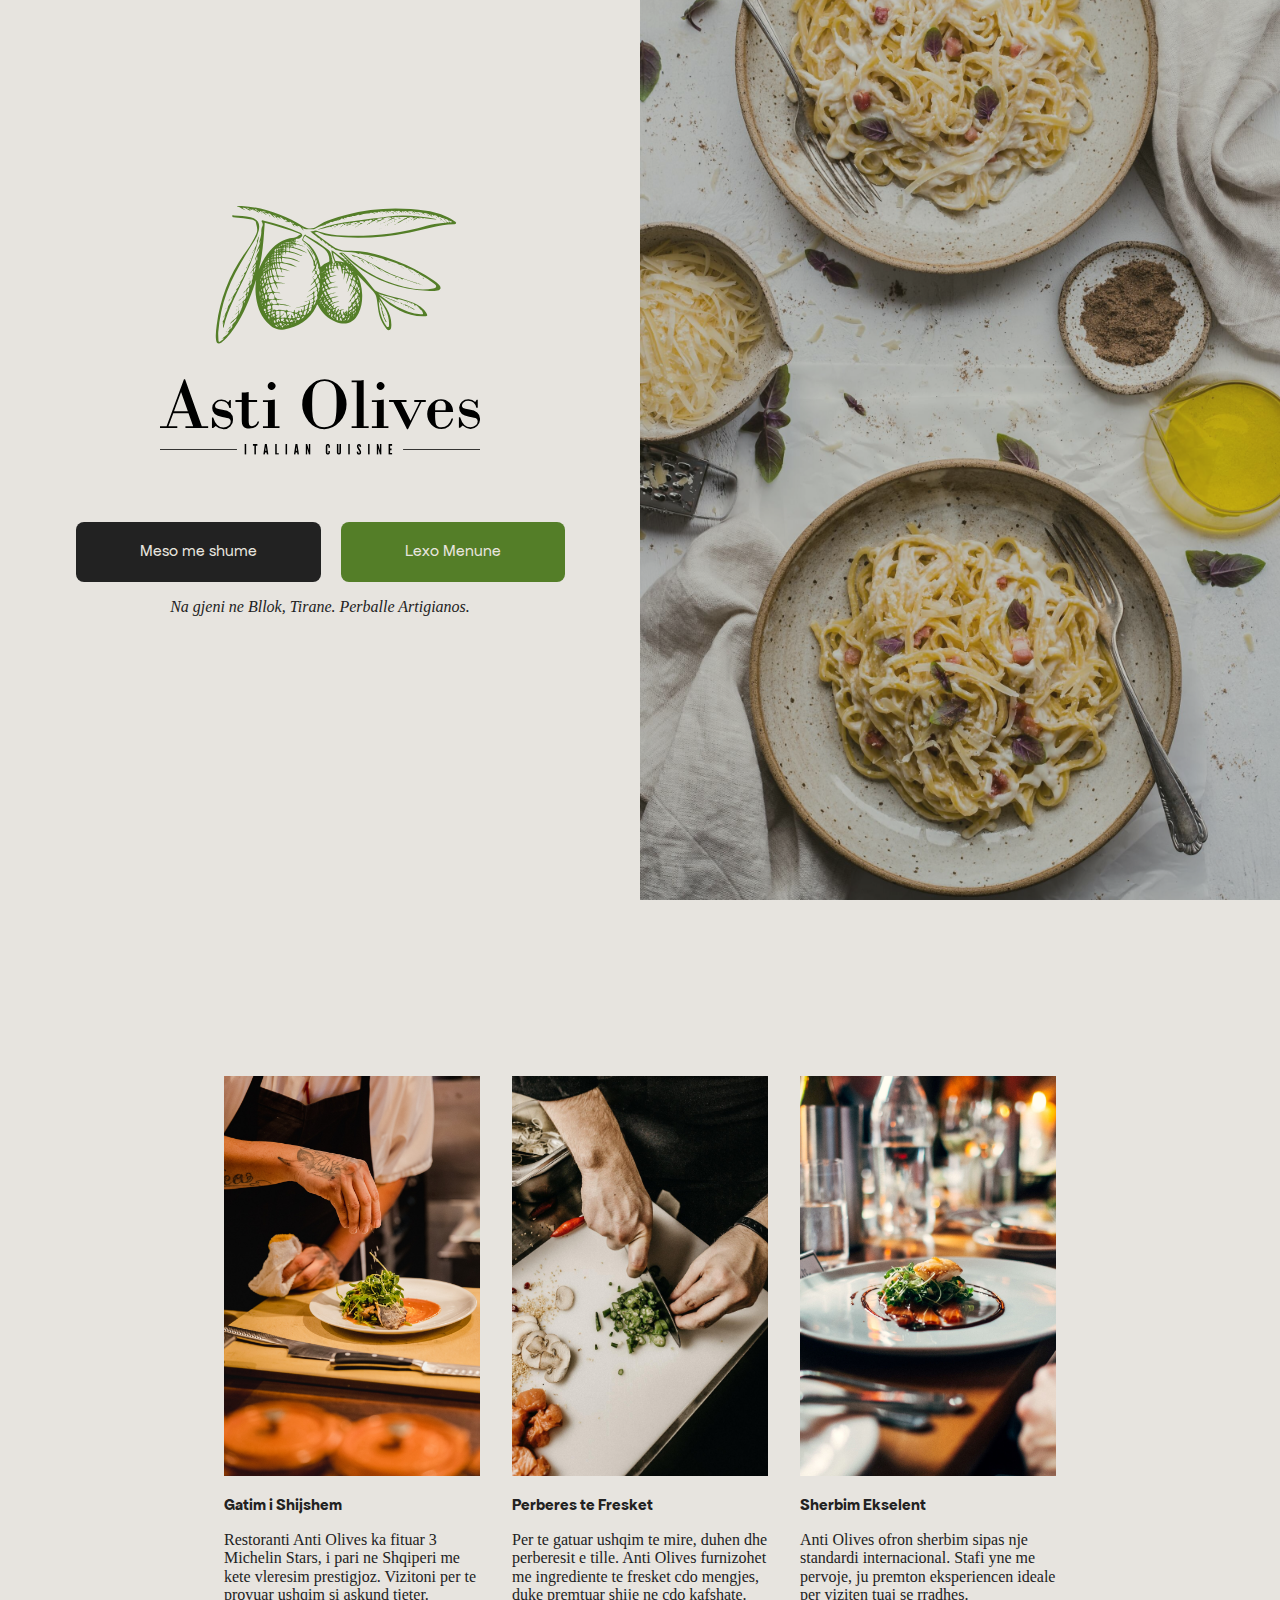
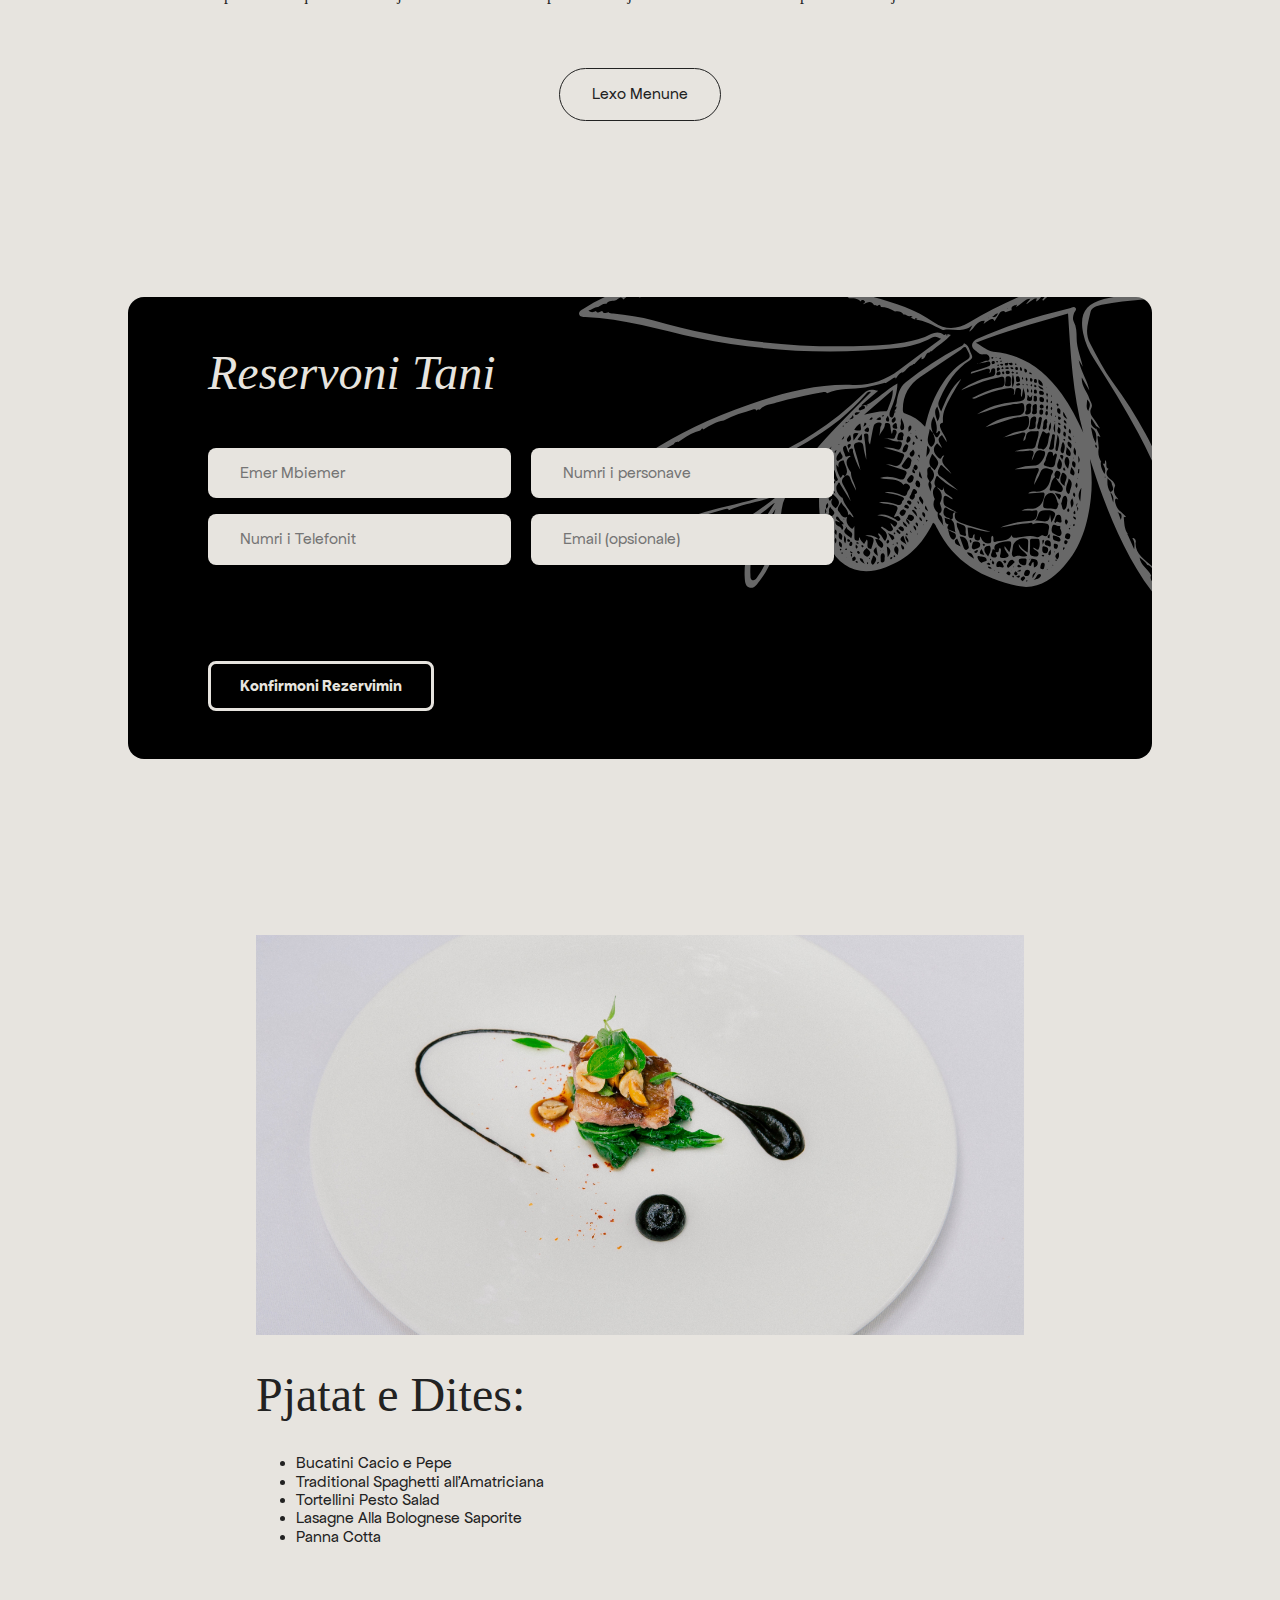
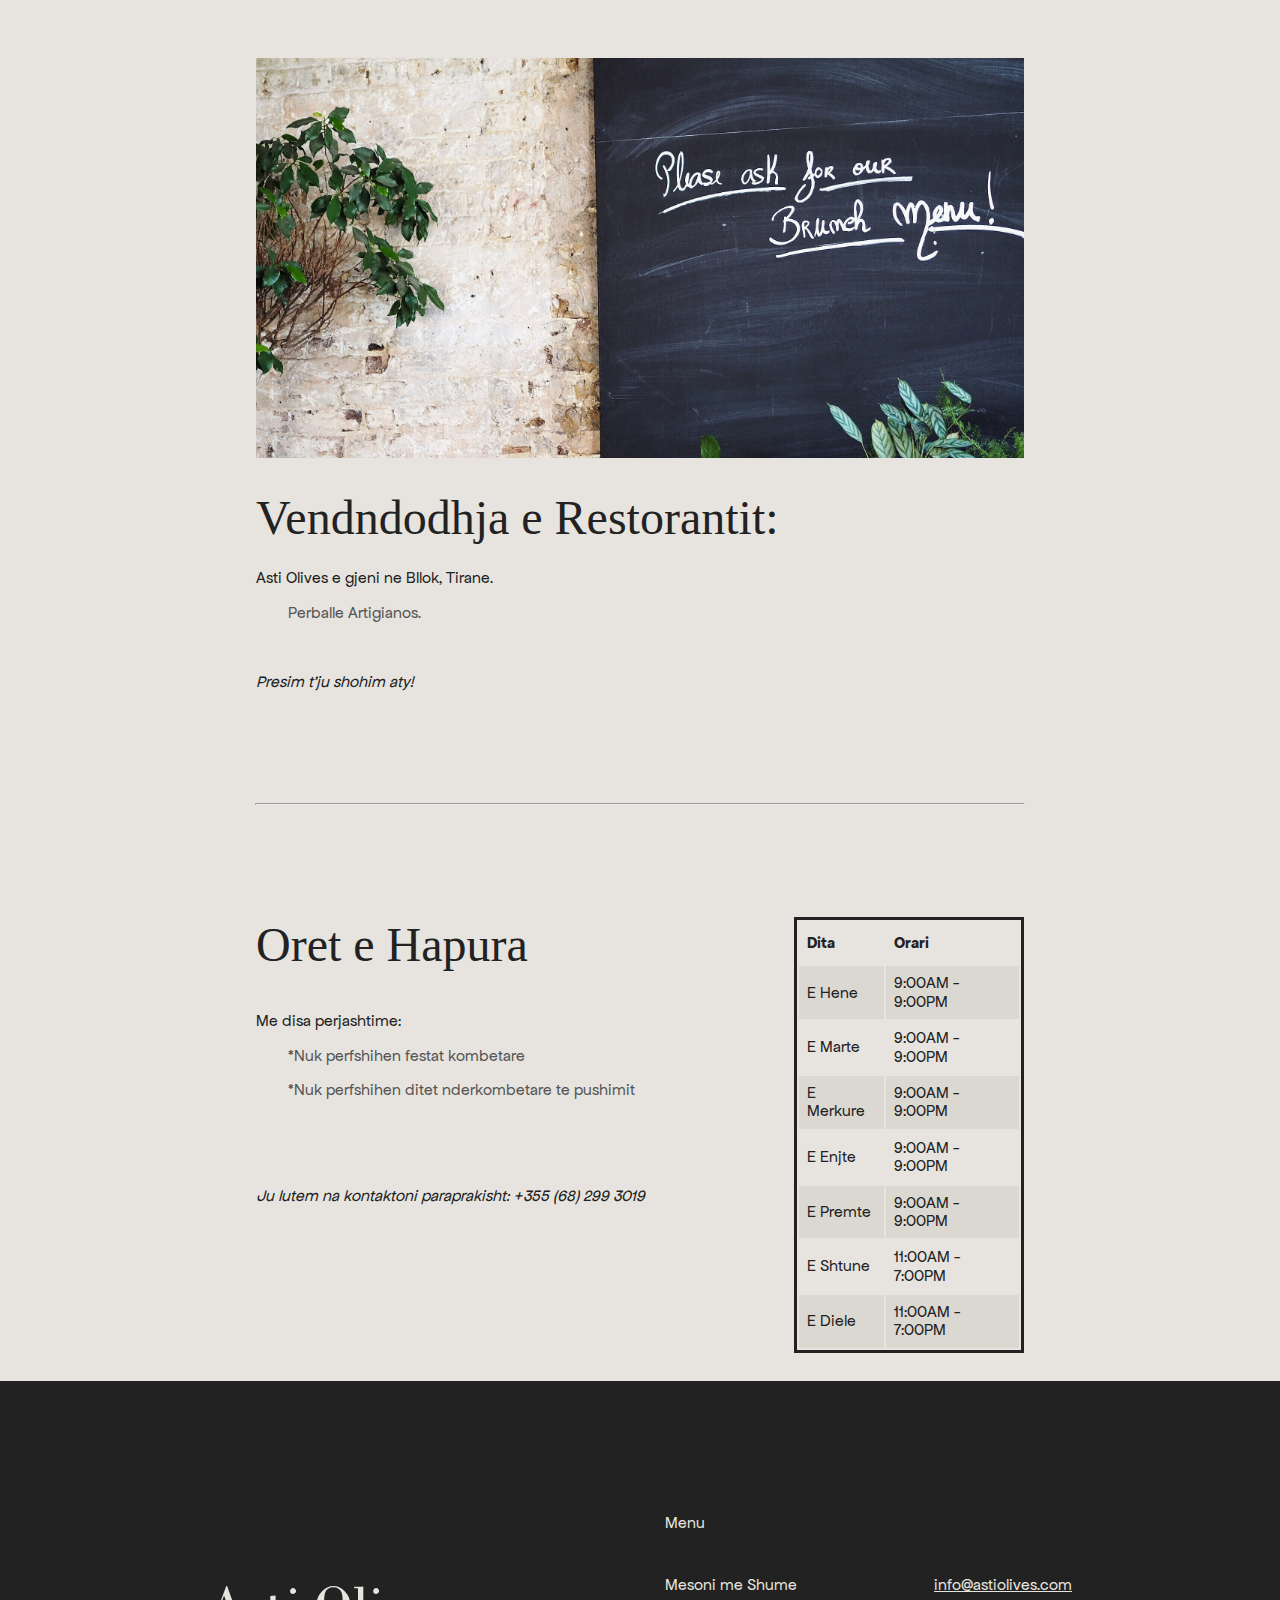
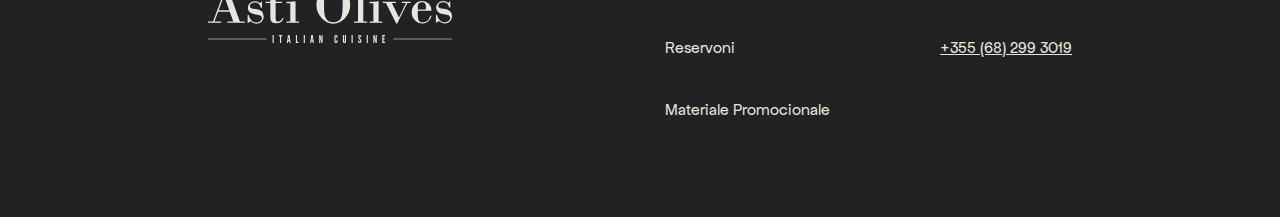
<file: index.html>
<!DOCTYPE html>
<html lang="en">
  <head>
    <meta charset="UTF-8" />
    <meta http-equiv="X-UA-Compatible" content="IE=edge" />
    <meta name="viewport" content="width=device-width, initial-scale=1.0" />
    <title>Asti Olives - Italian Cuisine</title>
    <link rel="stylesheet" href="styles/style.css" />
    <link rel="stylesheet" href="styles/normalize.css" />
    <link
      rel="apple-touch-icon"
      sizes="180x180"
      href="icons/favicon/apple-touch-icon.png"
    />
    <link
      rel="icon"
      type="image/png"
      sizes="32x32"
      href="icons/favicon/favicon-32x32.png"
    />
    <link
      rel="icon"
      type="image/png"
      sizes="16x16"
      href="icons/favicon/favicon-16x16.png"
    />
    <link rel="manifest" href="icons/favicon/site.webmanifest" />
    <link
      rel="mask-icon"
      href="icons/favicon/safari-pinned-tab.svg"
      color="#5bbad5"
    />
    <link rel="shortcut icon" href="icons/favicon/favicon.ico" />
    <meta name="msapplication-TileColor" content="#e7e4df" />
    <meta
      name="msapplication-config"
      content="icons/favicon/browserconfig.xml"
    />
    <meta name="theme-color" content="#ffffff" />
    <script src="index.js"></script>
  </head>

  <body>
    <div id="grid">
      <div class="items">
        <a href="#">
          <img
            class="logo no_select"
            src="icons/logo_black.svg"
            alt="Asti Olives"
          />
        </a>
        <div>
          <button class="buttons" onclick=" window.open('404.html')">
            <p class="link">Meso me shume</p>
          </button>
          <button
            id="buttons_green"
            class="buttons"
            onclick=" window.open('menu.html')"
          >
            <p class="links bold">Lexo Menune</p>
          </button>
          <p id="subtext" class="serif italic align_center">
            Na gjeni ne Bllok, Tirane. Perballe Artigianos.
          </p>
        </div>
      </div>
      <img
        id="height100"
        class="fit right_column"
        src="images/hero.jpg"
        alt="Pasta italiane"
      />
      <div class="box white right_column"></div>
    </div>
    <article class="main flex_center">
      <section class="showcase">
        <img
          class="showcase_images fit"
          src="images/chef.jpg"
          alt="Ushqim nga nje chef"
        />
        <p class="bold">Gatim i Shijshem</p>
        <p class="serif">
          Restoranti Anti Olives ka fituar 3 Michelin Stars, i pari ne Shqiperi
          me kete vleresim prestigjoz. Vizitoni per te provuar ushqim si askund
          tjeter.
        </p>
      </section>
      <section class="showcase">
        <img class="showcase_images fit" src="images/chef2.jpg" alt="" />
        <p class="bold">Perberes te Fresket</p>
        <p class="serif">
          Per te gatuar ushqim te mire, duhen dhe perberesit e tille. Anti
          Olives furnizohet me ingrediente te fresket cdo mengjes, duke premtuar
          shije ne cdo kafshate.
        </p>
      </section>
      <section class="showcase">
        <img class="showcase_images fit" src="images/service.jpg" alt="" />
        <p class="bold">Sherbim Ekselent</p>
        <p class="serif">
          Anti Olives ofron sherbim sipas nje standardi internacional. Stafi yne
          me pervoje, ju premton eksperiencen ideale per viziten tuaj se
          rradhes.
        </p>
      </section>
      <button class="lexomenu set_to_center" onclick="window.open('menu.html')">
        <p class="align_center">Lexo Menune</p>
      </button>
    </article>
    <div class="main reservation">
      <h2 id="reservation" class="serif italic">Reservoni Tani</h2>
      <form
        action=""
        name="Form"
        onsubmit="return validateForm(); formSuccess()"
      >
        <section>
          <input
            type="text"
            name="emri"
            class="info mainLoginInput"
            minlength="4"
            maxlength="32"
            placeholder="Emer Mbiemer"
          />
          <input
            type="number"
            required
            class="info mainLoginInput"
            minlength="0"
            maxlength="2"
            placeholder="Numri i personave"
          />
        </section>
        <input
          type="tel"
          required
          class="info mainLoginInput"
          minlength="4"
          maxlength="15"
          placeholder="Numri i Telefonit"
        />
        <input
          type="email"
          class="info mainLoginInput"
          minlength="4"
          maxlength="255"
          placeholder="Email (opsionale)"
        />
        <input
          id="submit"
          class="info mainsubmit"
          type="submit"
          value="Konfirmoni Rezervimin"
        />
      </form>
    </div>
    <div class="main_no_top">
      <div class="flex flex_center">
        <img
          id="pjata_e_dites"
          class="fit"
          src="images/chef3.jpg"
          alt="Ushqim"
        />
      </div>
      <div class="smaller_vw">
        <h2 class="serif daily_plates">Pjatat e Dites:</h2>
        <ul class="small_top_margin">
          <li>Bucatini Cacio e Pepe</li>
          <li>Traditional Spaghetti all'Amatriciana</li>
          <li>Tortellini Pesto Salad</li>
          <li>Lasagne Alla Bolognese Saporite</li>
          <li>Panna Cotta</li>
        </ul>
      </div>
      <div class="big_top_margin flex flex_center">
        <img
          class="fit pjate_e_dites"
          src="images/directions.jpg"
          alt="Drejtime"
        />
      </div>
      <div class="smaller_vw small_top_margin">
        <h2 class="serif">Vendndodhja e Restorantit:</h2>
        <p>Asti Olives e gjeni ne Bllok, Tirane.</p>
        <dl>Perballe Artigianos.</dl>
        <br />
        <p class="italic">Presim t'ju shohim aty!</p>
      </div>
      <hr class="big_top_margin smaller_vw clear_float line" />
      <div class="smaller_vw big_top_margin">
        <div class="clear_float flex_column"></div>
        <div class="align_top">
          <table id="orari">
            <tr>
              <th>Dita</th>
              <th>Orari</th>
            </tr>
            <tr>
              <td>E Hene</td>
              <td>9:00AM - 9:00PM</td>
            </tr>
            <tr>
              <td>E Marte</td>
              <td>9:00AM - 9:00PM</td>
            </tr>
            <tr>
              <td>E Merkure</td>
              <td>9:00AM - 9:00PM</td>
            </tr>
            <tr>
              <td>E Enjte</td>
              <td>9:00AM - 9:00PM</td>
            </tr>
            <tr>
              <td>E Premte</td>
              <td>9:00AM - 9:00PM</td>
            </tr>
            <tr>
              <td>E Shtune</td>
              <td>11:00AM - 7:00PM</td>
            </tr>
            <tr>
              <td>E Diele</td>
              <td>11:00AM - 7:00PM</td>
            </tr>
          </table>
        </div>
        <h2 id="oret_e_hapura" class="serif inline_block">Oret e Hapura</h2>
        <p>Me disa perjashtime:</p>
        <dl>*Nuk perfshihen festat kombetare</dl>
        <dl>*Nuk perfshihen ditet nderkombetare te pushimit</dl>
        <br />
        <br />
        <br />
        <p class="italic">
          Ju lutem na kontaktoni paraprakisht: +355 (68) 299 3019
        </p>
        <!-- <hr class="clear_float line" /> -->
      </div>
    </div>
    <div class="footer_surround">
      <div class="main max_top_margin footer clear_float">
        <a href="#" id="logo_footer"
          ><img src="icons/type_white.svg" alt="Logo"
        /></a>
        <a href="menu.html" class="footer_text left_align text_decoration_off"
          >Menu</a
        >
        <a href="404.html" class="footer_text left_align text_decoration_off"
          >Mesoni me Shume</a
        >
        <a
          href="index.html#reservation"
          class="footer_text left_align text_decoration_off"
          >Reservoni</a
        >
        <a
          href="presentation/presentation.pdf"
          class="footer_text left_align text_decoration_off"
          >Materiale Promocionale</a
        >
        <a
          href="mailto:info@astiolives.com"
          class="footer_text right_align text-decoration"
          >info@astiolives.com</a
        >
        <a
          href="tel:+355 (68) 299 3019"
          class="footer_text right_align1 text-decoration"
          >+355 (68) 299 3019</a
        >
      </div>
    </div>
  </body>
</html>
</file>
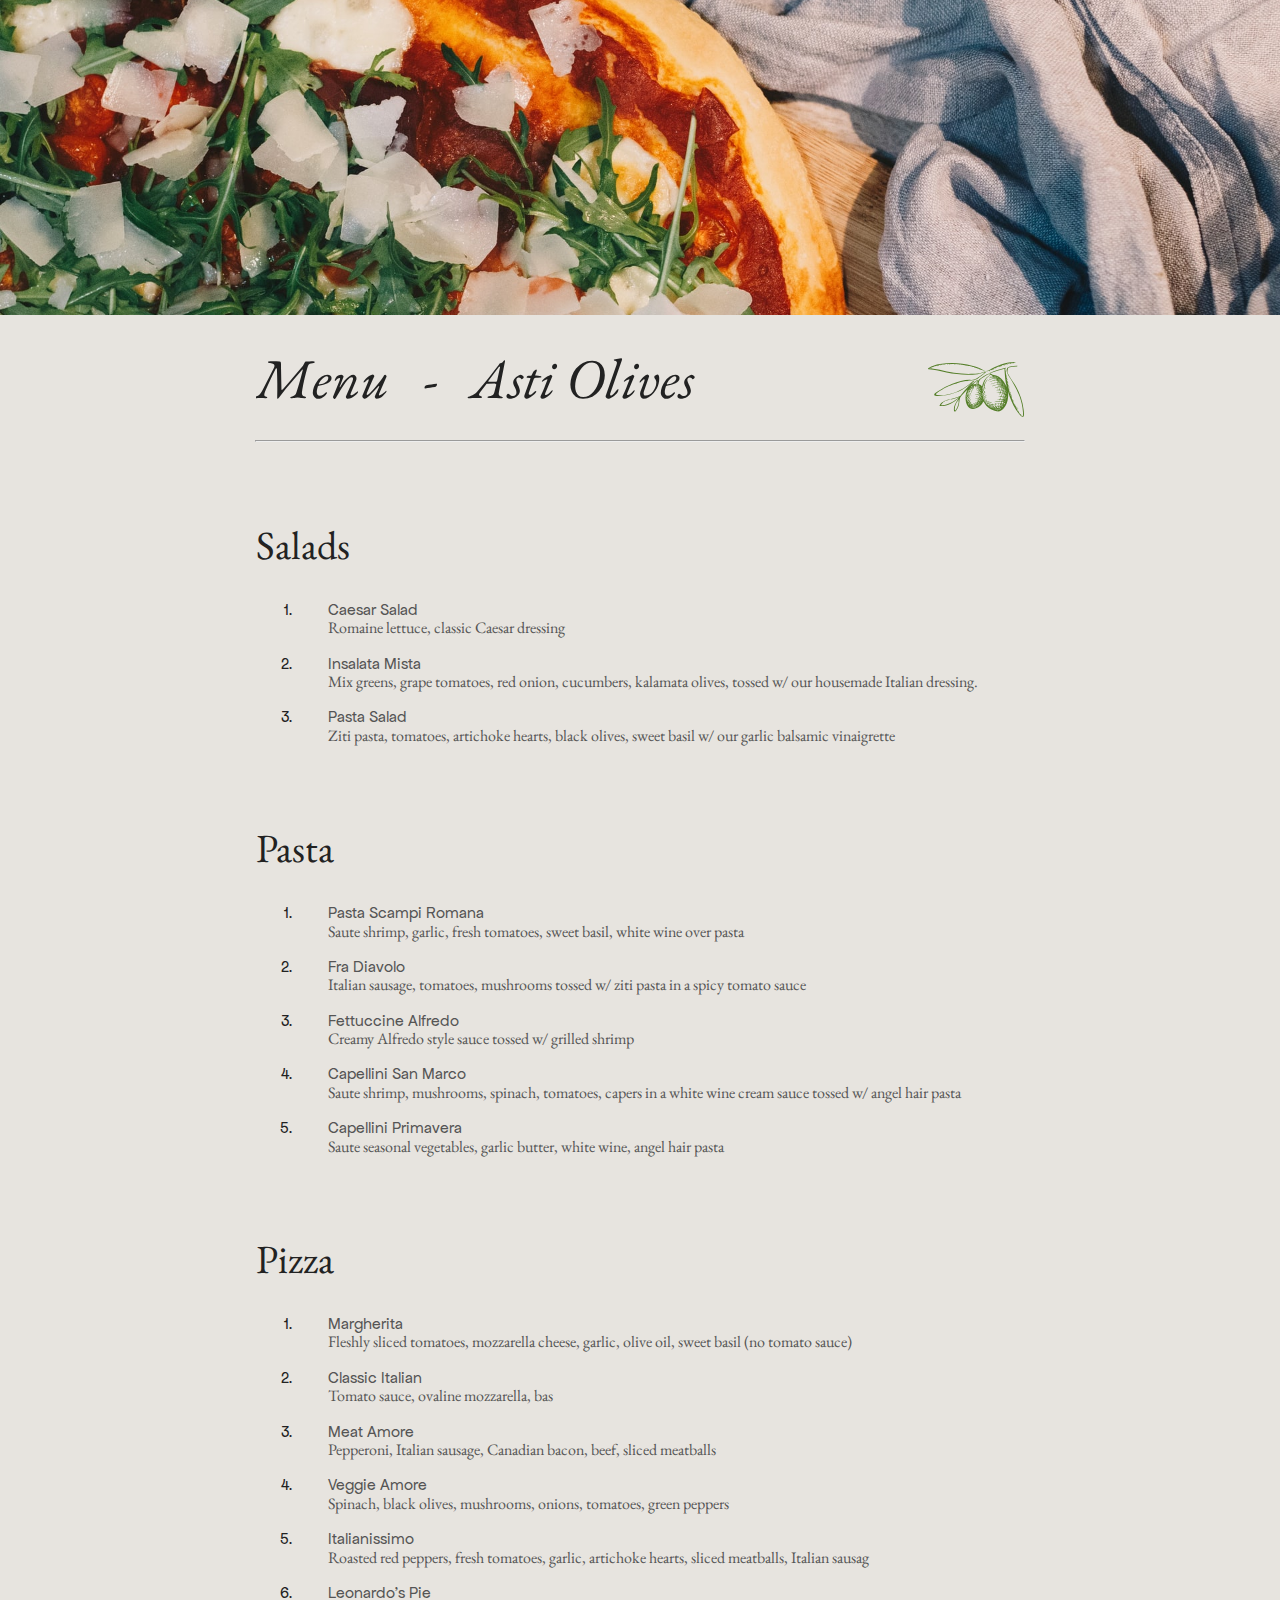
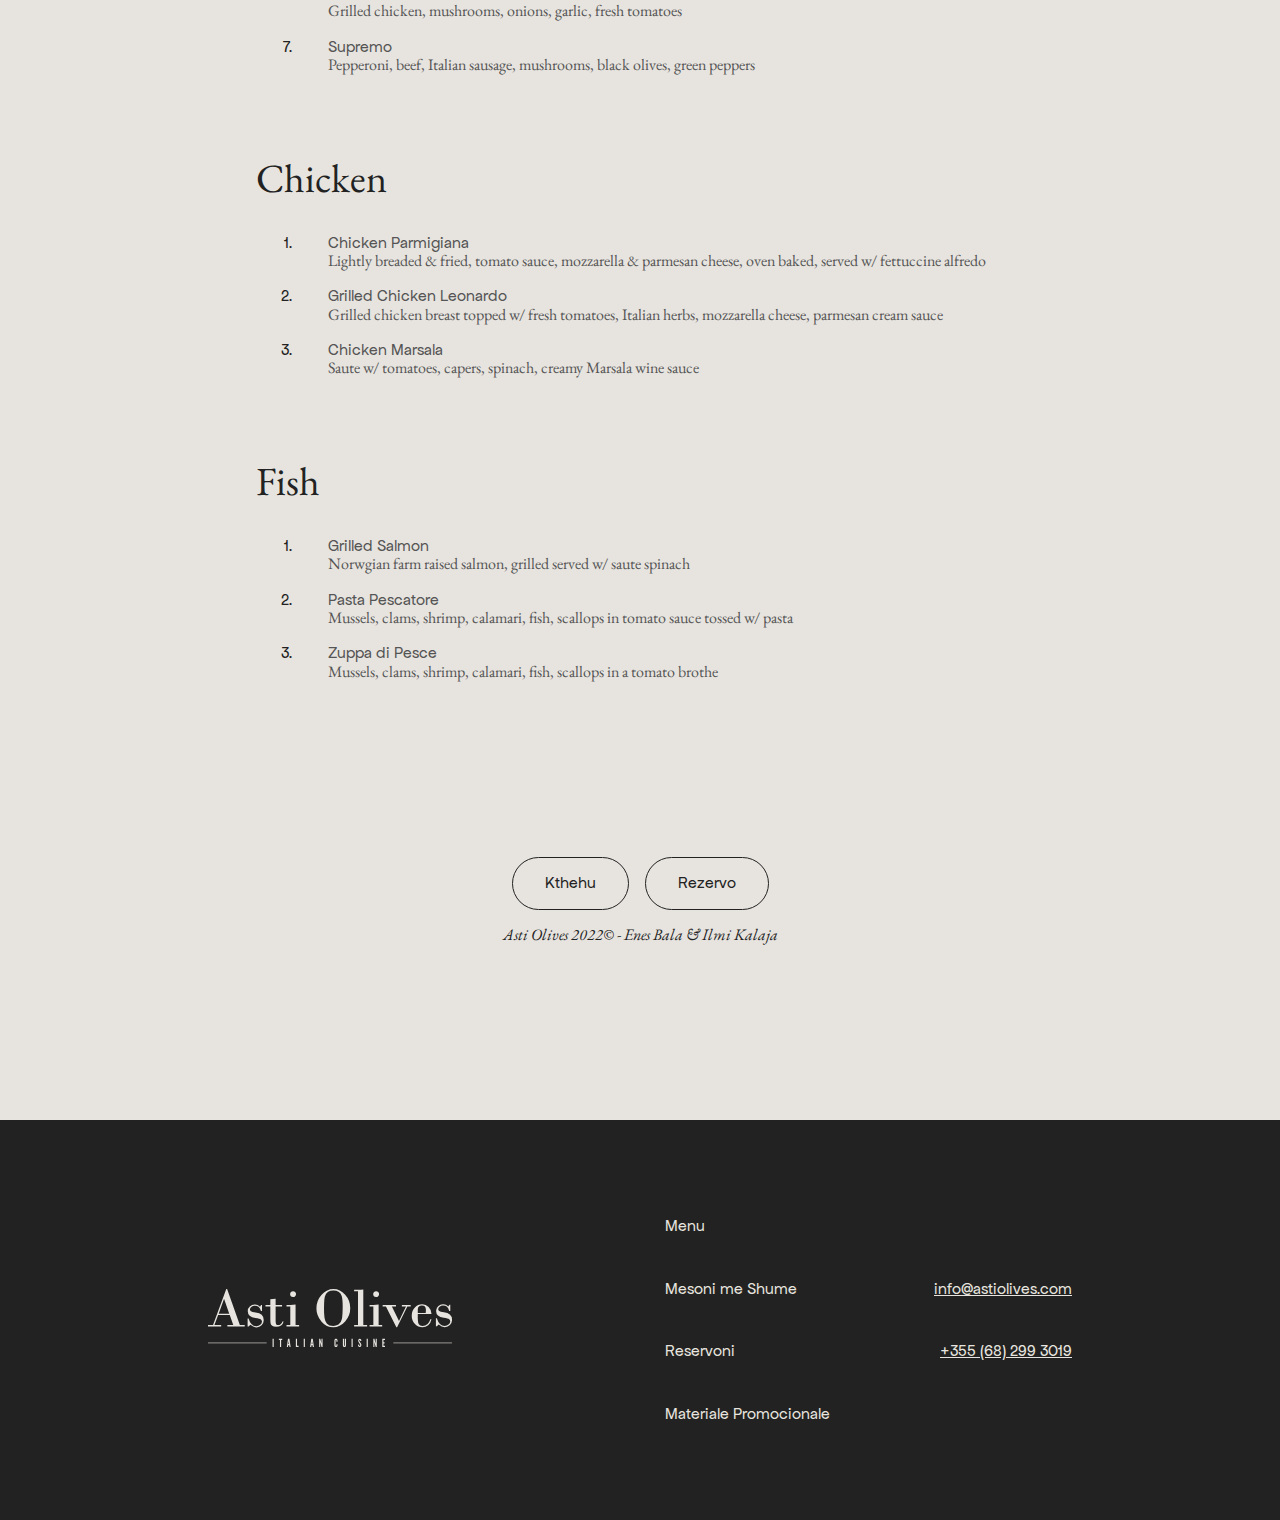
<file: menu.html>
<!DOCTYPE html>
<html lang="en">
  <head>
    <meta charset="UTF-8" />
    <meta http-equiv="X-UA-Compatible" content="IE=edge" />
    <meta name="viewport" content="width=device-width, initial-scale=1.0" />
    <title>Menu - Asti Olives</title>
    <link rel="preconnect" href="https://fonts.googleapis.com" />
    <link rel="preconnect" href="https://fonts.gstatic.com" crossorigin />
    <link
      href="https://fonts.googleapis.com/css2?family=EB+Garamond:ital,wght@0,400;0,600;1,400;1,600&display=swap"
      rel="stylesheet"
    />

    <link rel="stylesheet" href="styles/normalize.css" />
    <link rel="stylesheet" href="styles/style.css" />
    <link
      rel="apple-touch-icon"
      sizes="180x180"
      href="icons/favicon/apple-touch-icon.png"
    />
    <link
      rel="icon"
      type="image/png"
      sizes="32x32"
      href="icons/favicon/favicon-32x32.png"
    />
    <link
      rel="icon"
      type="image/png"
      sizes="16x16"
      href="icons/favicon/favicon-16x16.png"
    />
    <link rel="manifest" href="icons/favicon/site.webmanifest" />
    <link
      rel="mask-icon"
      href="icons/favicon/safari-pinned-tab.svg"
      color="#5bbad5"
    />
    <link rel="shortcut icon" href="icons/favicon/favicon.ico"/>
    <meta name="msapplication-TileColor" content="#e7e4df" />
    <meta
      name="msapplication-config"
      content="icons/favicon/browserconfig.xml"
    />
    <meta name="theme-color" content="#ffffff" />
    <script src="index.js"></script>
  </head>
  <body>
    <img src="images/pizza.jpg" alt="Head Image" class="fit fit_with_height" />

    <div id="heading_menu" class="smaller_vw">
      <h1 class="serif italic cover">
        Menu &nbsp;&nbsp;- &nbsp;&nbsp;Asti Olives
      </h1>
      <div class="menu_logo float_right">
        <a href="index.html"
          ><img src="icons/olive_green.svg" alt="Asti Olives Logo"
        /></a>
      </div>
    </div>
    <hr class="no_top_margin smaller_vw clear_float line" />
    <div class="medium_top_margin smaller_vw">
      <h4 class="serif">Salads</h4>
      <div class="small_top_margin menu_items">
        <ol class="menu_list">
          <li>
            <dl>
              <dt class="menu_description">Caesar Salad</dt>
              <dd class="menu_description serif">
                Romaine lettuce, classic Caesar dressing
              </dd>
            </dl>
          </li>
          <li>
            <dl>
              <dt class="menu_description">Insalata Mista</dt>
              <dd class="menu_description serif">
                Mix greens, grape tomatoes, red onion, cucumbers, kalamata
                olives, tossed w/ our housemade Italian dressing.
              </dd>
            </dl>
          </li>
          <li>
            <dl>
              <dt class="menu_description">Pasta Salad</dt>
              <dd class="menu_description serif">
                Ziti pasta, tomatoes, artichoke hearts, black olives, sweet
                basil w/ our garlic balsamic vinaigrette
              </dd>
            </dl>
          </li>
        </ol>
      </div>
    </div>
    <div class="medium_top_margin smaller_vw">
      <h4 class="serif">Pasta</h4>
      <div class="small_top_margin menu_items">
        <ol class="menu_list">
          <li>
            <dl>
              <dt class="menu_description">Pasta Scampi Romana</dt>
              <dd class="menu_description serif">
                Saute shrimp, garlic, fresh tomatoes, sweet basil, white wine
                over pasta
              </dd>
            </dl>
          </li>
          <li>
            <dl>
              <dt class="menu_description">Fra Diavolo</dt>
              <dd class="menu_description serif">
                Italian sausage, tomatoes, mushrooms tossed w/ ziti pasta in a
                spicy tomato sauce
              </dd>
            </dl>
          </li>
          <li>
            <dl>
              <dt class="menu_description">Fettuccine Alfredo</dt>
              <dd class="menu_description serif">
                Creamy Alfredo style sauce tossed w/ grilled shrimp
              </dd>
            </dl>
          </li>
          <li>
            <dl>
              <dt class="menu_description">Capellini San Marco</dt>
              <dd class="menu_description serif">
                Saute shrimp, mushrooms, spinach, tomatoes, capers in a white
                wine cream sauce tossed w/ angel hair pasta
              </dd>
            </dl>
          </li>
          <li>
            <dl>
              <dt class="menu_description">Capellini Primavera</dt>
              <dd class="menu_description serif">
                Saute seasonal vegetables, garlic butter, white wine, angel hair
                pasta
              </dd>
            </dl>
          </li>
        </ol>
      </div>
    </div>
    <div class="medium_top_margin smaller_vw">
      <h4 class="serif">Pizza</h4>
      <div class="small_top_margin menu_items">
        <ol class="menu_list">
          <li>
            <dl>
              <dt class="menu_description">Margherita</dt>
              <dd class="menu_description serif">
                Fleshly sliced tomatoes, mozzarella cheese, garlic, olive oil,
                sweet basil (no tomato sauce)
              </dd>
            </dl>
          </li>
          <li>
            <dl>
              <dt class="menu_description">Classic Italian</dt>
              <dd class="menu_description serif">
                Tomato sauce, ovaline mozzarella, bas
              </dd>
            </dl>
          </li>
          <li>
            <dl>
              <dt class="menu_description">Meat Amore</dt>
              <dd class="menu_description serif">
                Pepperoni, Italian sausage, Canadian bacon, beef, sliced
                meatballs
              </dd>
            </dl>
          </li>
          <li>
            <dl>
              <dt class="menu_description">Veggie Amore</dt>
              <dd class="menu_description serif">
                Spinach, black olives, mushrooms, onions, tomatoes, green
                peppers
              </dd>
            </dl>
          </li>
          <li>
            <dl>
              <dt class="menu_description">Italianissimo</dt>
              <dd class="menu_description serif">
                Roasted red peppers, fresh tomatoes, garlic, artichoke hearts,
                sliced meatballs, Italian sausag
              </dd>
            </dl>
          </li>
          <li>
            <dl>
              <dt class="menu_description">Leonardo's Pie</dt>
              <dd class="menu_description serif">
                Grilled chicken, mushrooms, onions, garlic, fresh tomatoes
              </dd>
            </dl>
          </li>
          <li>
            <dl>
              <dt class="menu_description">Supremo</dt>
              <dd class="menu_description serif">
                Pepperoni, beef, Italian sausage, mushrooms, black olives, green
                peppers
              </dd>
            </dl>
          </li>
        </ol>
      </div>
    </div>
    <div class="medium_top_margin smaller_vw">
      <h4 class="serif">Chicken</h4>
      <div class="small_top_margin menu_items">
        <ol class="menu_list">
          <li>
            <dl>
              <dt class="menu_description">Chicken Parmigiana</dt>
              <dd class="menu_description serif">
                Lightly breaded & fried, tomato sauce, mozzarella & parmesan
                cheese, oven baked, served w/ fettuccine alfredo
              </dd>
            </dl>
          </li>
          <li>
            <dl>
              <dt class="menu_description">Grilled Chicken Leonardo</dt>
              <dd class="menu_description serif">
                Grilled chicken breast topped w/ fresh tomatoes, Italian herbs,
                mozzarella cheese, parmesan cream sauce
              </dd>
            </dl>
          </li>
          <li>
            <dl>
              <dt class="menu_description">Chicken Marsala</dt>
              <dd class="menu_description serif">
                Saute w/ tomatoes, capers, spinach, creamy Marsala wine sauce
              </dd>
            </dl>
          </li>
        </ol>
      </div>
    </div>

    <div class="medium_top_margin smaller_vw">
      <h4 class="serif">Fish</h4>
      <div class="small_top_margin menu_items">
        <ol class="menu_list">
          <li>
            <dl>
              <dt class="menu_description">Grilled Salmon</dt>
              <dd class="menu_description serif">
                Norwgian farm raised salmon, grilled served w/ saute spinach
              </dd>
            </dl>
          </li>
          <li>
            <dl>
              <dt class="menu_description">Pasta Pescatore</dt>
              <dd class="menu_description serif">
                Mussels, clams, shrimp, calamari, fish, scallops in tomato sauce
                tossed w/ pasta
              </dd>
            </dl>
          </li>
          <li>
            <dl>
              <dt class="menu_description">Zuppa di Pesce</dt>
              <dd class="menu_description serif">
                Mussels, clams, shrimp, calamari, fish, scallops in a tomato
                brothe
              </dd>
            </dl>
          </li>
        </ol>
      </div>
    </div>
    <div class="main max_top_margin flex_center">
      <button
        class="lexomenu set_to_center"
        onclick="window.open('index.html')"
      >
        <p class="align_center">Kthehu</p>
      </button>
      <button
        class="lexomenu set_to_center"
        onclick="window.open('index.html#reservation')"
      >
        <p class="align_center">Rezervo</p>
      </button>
    </div>
    <p id="subtext" class="serif italic align_center">
      Asti Olives 2022&#169; - Enes Bala &#38; Ilmi Kalaja
    </p>
    <div class="footer_surround">
      <div class="main max_top_margin footer clear_float">
        <a href="index.html" id="logo_footer"
          ><img src="icons/type_white.svg" alt="Logo"
        /></a>
        <a href="menu.html" class="footer_text left_align text_decoration_off"
          >Menu</a
        >
        <a href="404.html" class="footer_text left_align text_decoration_off"
          >Mesoni me Shume</a
        >
        <a
          href="index.html#reservation"
          class="footer_text left_align text_decoration_off"
          >Reservoni</a
        >
        <a
          href="presentation/presentation.pdf"
          class="footer_text left_align text_decoration_off"
          >Materiale Promocionale</a
        >
        <a
          href="mailto:info@astiolives.com"
          class="footer_text right_align text-decoration"
          >info@astiolives.com</a
        >
        <a
          href="tel:+355 (68) 299 3019"
          class="footer_text right_align1 text-decoration"
          >+355 (68) 299 3019</a
        >
      </div>
    </div>
  </body>
</html>
</file>
<file: styles/style.css>
@font-face {
  font-family: "Apfel Grotezk";
  src: url("../fonts/ApfelGrotezk-Regular.woff2") format("woff2");
  src:  url("../fonts/ApfelGrotezk-Regular.woff") format("woff");
  font-weight: 400;
}

@font-face {
  font-family: "Apfel Grotezk";
  src: url("../fonts/ApfelGrotezk-Fett.woff2") format("woff2");
  src: url("../fonts/ApfelGrotezk-Fett.woff") format("woff");
  font-weight: 600;
}

.inline_block {
  display: inline-block;
}

body {
  background-color: #e7e4df;
  font-family: "Apfel Grotezk", sans-serif;
  color: #222;
  overflow-x: hidden;
}

dl {
  display: block;
  line-height: 1.15;
  margin-top: 1em;
  margin-bottom: 1em;
  margin-left: 2em;
  margin-right: 0;
  color: #555;
}

h1 {
  font-size: 3.5rem;
  margin: 0.5em 0;
}

h2 {
  font-size: 3rem;
  margin: 0.5em 0;
}

h3 {
  font-size: 3rem;
  margin: 0.5em 0;
}

h4 {
  font-size: 2.5rem;
  margin: 0.5em 0;
}

.serif {
  font-family: "EB Garamond", serif;
  font-weight: 400;
}

.bold {
  font-weight: 600;
}

.italic {
  font-style: italic;
}

#subtext {
  margin-top: 1rem;
}

.align_center {
  text-align: center;
}

.items {
  display: flex;
  flex-direction: column;
  align-items: center;
  justify-content: center;
}

.flex {
  display: flex;
}

.flex_center {
  display: flex;
  align-items: center;
  justify-content: center;
}

.flex_column {
  display: flex;
  flex-direction: row;
  align-items: flex-start;
}

.float_left {
  float: left;
}

.flaot_right {
  float: right;
}

#grid {
  display: grid;
  height: 100vh;
  width: 100vw;
  grid-template: 100vh / repeat(2, 50vw);
  justify-items: center;
  align-items: center;
  grid-auto-flow: dense;
}

.white {
  background-color: rgba(70, 70, 45, 0.3);
  z-index: 100;
}

#height100 {
  height: 100vh;
}

.fit_with_height {
  height: 35vh;
}

.fit {
  width: 100%;
  object-fit: cover;
  overflow: hidden;
}

.cover {
  object-fit: cover;
  overflow: hidden;
}

.box {
  width: 50vw;
  height: 100vh;
}

.logo {
  width: 25vw;
  height: auto;
  position: relative;
  transform: translateY(-25%);
}

.no_select {
  user-drag: none;
  -webkit-user-drag: none;
  user-select: none;
  -moz-user-select: none;
  -webkit-user-select: none;
  -ms-user-select: none;
}

.right_column {
  grid-row: 1;
  grid-column: 2;
}

.lexomenu {
  display: inline-block;
  background-color: #e7e4df;
  outline: none;
  border: 1px solid #222;
  border-radius: 4rem;
  padding: 0rem 2rem;
  text-align: center;
  text-decoration: none;
  color: #222;
  margin: 0 0.5rem;
}

.lexomenu:hover {
  background-color: #222;
  border: 1px solid #222;
  color: #e7e4df;
  margin: 0 0.5rem;
}

.lexomenu:hover:nth-child(2) {
  background-color: #547e28;
  border: 1px solid #547e28;
}

.buttons {
  display: inline-block;
  background-color: #222;
  outline: none;
  border: none;
  border-radius: 0.5rem;
  padding: 0.3rem 4rem;
  text-align: center;
  text-decoration: none;
  color: #e7e4df;
  margin: 0 0.5rem;
}

.buttons:hover {
  background-color: #c69b68;
}

.buttons_brown {
  color: #e7e4df;
  background-color: #5d2f15;
}

#buttons_green {
  color: #e7e4df;
  background-color: #547e28;
}

#buttons_green:hover {
  background-color: #669632;
}

.buttons_padding_override {
  height: 3.5rem;
}

.links {
  font-weight: 500;
}

.main {
  margin-top: 10vh;
  margin-left: 10vw;
  margin-right: 10vw;
}

.main_no_top {
  margin-left: 10vw;
  margin-right: 10vw;
}

.showcase {
  display: block;
  width: 100%;
}

article.main {
  margin-top: 11rem;
  margin-left: auto;
  margin-right: auto;
  width: 60vw;
  display: grid;
  /* height: 300px; */
  grid-template: repeat(1, auto) / repeat(3, 20vw);
  grid-column-end: span 3;
  column-gap: 2rem;
  align-items: center;
  justify-items: center;
  row-gap: 3rem;
}

.showcase_images {
  height: 400px;
}

.clear_float {
  clear: both;
}

.align_self_center {
  align-self: center;
}

/* .container {
	margin: auto;
	height: auto;
	width: auto;
	position: relative;
	display: flex;
	align-items: center;
	justify-content: center;
	
} */

.set_to_center {
  grid-column: span 3;
  grid-row: 2;
}

.info {
  font-size: 1rem;
  display: inline-block;
  background-color: #e7e4df;
  outline: none;
  border: none;
  border-radius: 0.5rem;
  padding: 1rem 4rem 1rem 2rem;
  text-decoration: none;
  color: #222;
  margin: 0 1rem 1rem 0;
}

.mainLoginInput::placeholder {
  /* Chrome, Firefox, Opera, Safari 10.1+ */
  font-family: "Apfel Grotezk", Arial, Helvetica, sans-serif;
  opacity: 1; /* Firefox */
}

.mainLoginInput:-ms-input-placeholder {
  /* Internet Explorer 10-11 */
  font-family: "Apfel Grotezk", Arial, Helvetica, sans-serif;
}

.mainLoginInput::-ms-input-placeholder {
  /* Microsoft Edge */

  font-family: "Apfel Grotezk", Arial, Helvetica, sans-serif;
}

.mainsubmit {
  font-family: "Apfel Grotezk", sans-serif;
  font-weight: 600;
  cursor: pointer;
}

.reservation {
  background-image: url("../icons/olive_green.svg");
  background-size: 60%;
  background-position-x: right;
  background-blend-mode: luminosity;
  background-position-x: 110%;
  background-position-y: -25%;
  background-repeat: no-repeat;
  color: #e7e4df;
  background-color: #000;
  padding: 2rem 5rem;
  border-radius: 1rem;
  margin-top: 11rem;
}

#reservation {
  margin-top: 1rem;
  margin-bottom: 3rem;
}

#submit {
  padding: 1rem 2rem 1rem 2rem;
  margin-top: 5rem;
  border: none;
  display: block;
  color: #e7e4df;
  outline-offset: -3px;
  outline: solid #e7e4df;
  background-color: #000;
}

#submit:hover {
  color: #222;
  background-color: #e7e4df;
}

.full_width {
  display: inline-block;
  width: 100%;
}

#orari {
  border: 3px solid #222;
  background-color: #e7e4df;
  float: right;
  text-align: left;
  width: 30%;
  /* margin-top: -11.5rem; */
  margin-bottom: 4rem;
}

#orari td,
#orari th {
  padding: 8px;
}

#orari tr:hover {
  background-color: #ddd;
}

#orari th {
  padding-top: 12px;
  padding-bottom: 12px;
}

#orari tr:nth-child(even) {
  background-color: #dbd8d2;
}

#pjata_e_dites {
  margin-top: 11rem;
  /* float: right; */
  /* border-radius: 1rem; */
  height: 400px;
  width: 60vw;

  object-fit: cover;
}

.pjate_e_dites {
  height: 400px;
  width: 60vw;
}

.line {
  margin-top: 10rem;
  margin-bottom: 10rem;
}

.other_p {
  margin-top: 5rem;
}

#oret_e_hapura {
  margin-top: 0;
}

.flex_column {
  display: flex;
  flex-direction: column;
  /* justify-content: center; */
}

.flex_row {
  display: flex;
  flex-direction: row;
  /* justify-content: center; */
}

.align_bottom {
  align-self: bottom;
  /* margin-top: 5rem; */
}

.align_top {
  align-self: top;
}

#promo_image {
  object-fit: contain;
  width: 100%;
}

.footer {
  padding: 5rem;
  height: 15rem;
  display: grid;
  grid-template: repeat(4, 1fr) / repeat(4, 1fr);
  grid-template:
    "logo logo item_left item"
    "logo logo item_left item_right"
    "logo logo item_left item_right2"
    "logo logo item_left item";

  align-items: center;
  row-gap: 10px;
  column-gap: 50px;
}

.footer_surround {
  background-color: #222;
  width: 100%;
}

.footer a {
  color: #e7e4df;
}

.text_decoration_off {
  text-decoration: none;
}

.text_decoration {
  text-decoration: solid;
  text-decoration-color: #5d2f15;
}

#logo_footer {
  width: 60%;
  grid-column: span 2;
  grid-row: span 4;
  align-self: center;
}

.left_align {
  grid-column: 3;
}

.right_align {
  grid-column: 4;
  grid-row: 2;
  text-align: right;
}

.right_align1 {
  text-align: right;
  grid-column: 4;
  grid-row: 3;
}

#reservation::before {
  display: block;
  content: " ";
  margin-top: -285px;
  height: 285px;
  visibility: hidden;
  pointer-events: none;
}

.smaller_vw {
  margin-top: 0;
  margin: auto;
  width: 60vw;
}

.daily_plates {
  margin-top: 2rem;
}

.max_top_margin {
  margin-top: 11rem;
}

.big_top_margin {
  margin-top: 7rem;
}

.medium_top_margin {
  margin-top: 5rem;
}

.small_top_margin {
  margin-top: 2rem;
}

.no_top_margin {
  margin-top: 0;
}

#punim_e_siper {
  width: 20vw;
  margin-top: 9rem;
}

#heading_menu {
  display: grid;
  grid-template-columns: auto 6rem;
  grid-template-rows: auto;
  justify-content: auto;
  align-items: center;
}

.menu_logo {
  width: 6rem;
  height: auto;
  transform: translateY(20%);
}

.menu_items {
  line-height: 1.25rem;
}

.menu_description {
  margin-left: 0;
}

.about_logo {
  margin: auto;
}

.medium_bottom_margin {
  margin-bottom: 5rem;
}

.big_bottom_margin {
  margin-bottom: 7rem;
}
</file>
